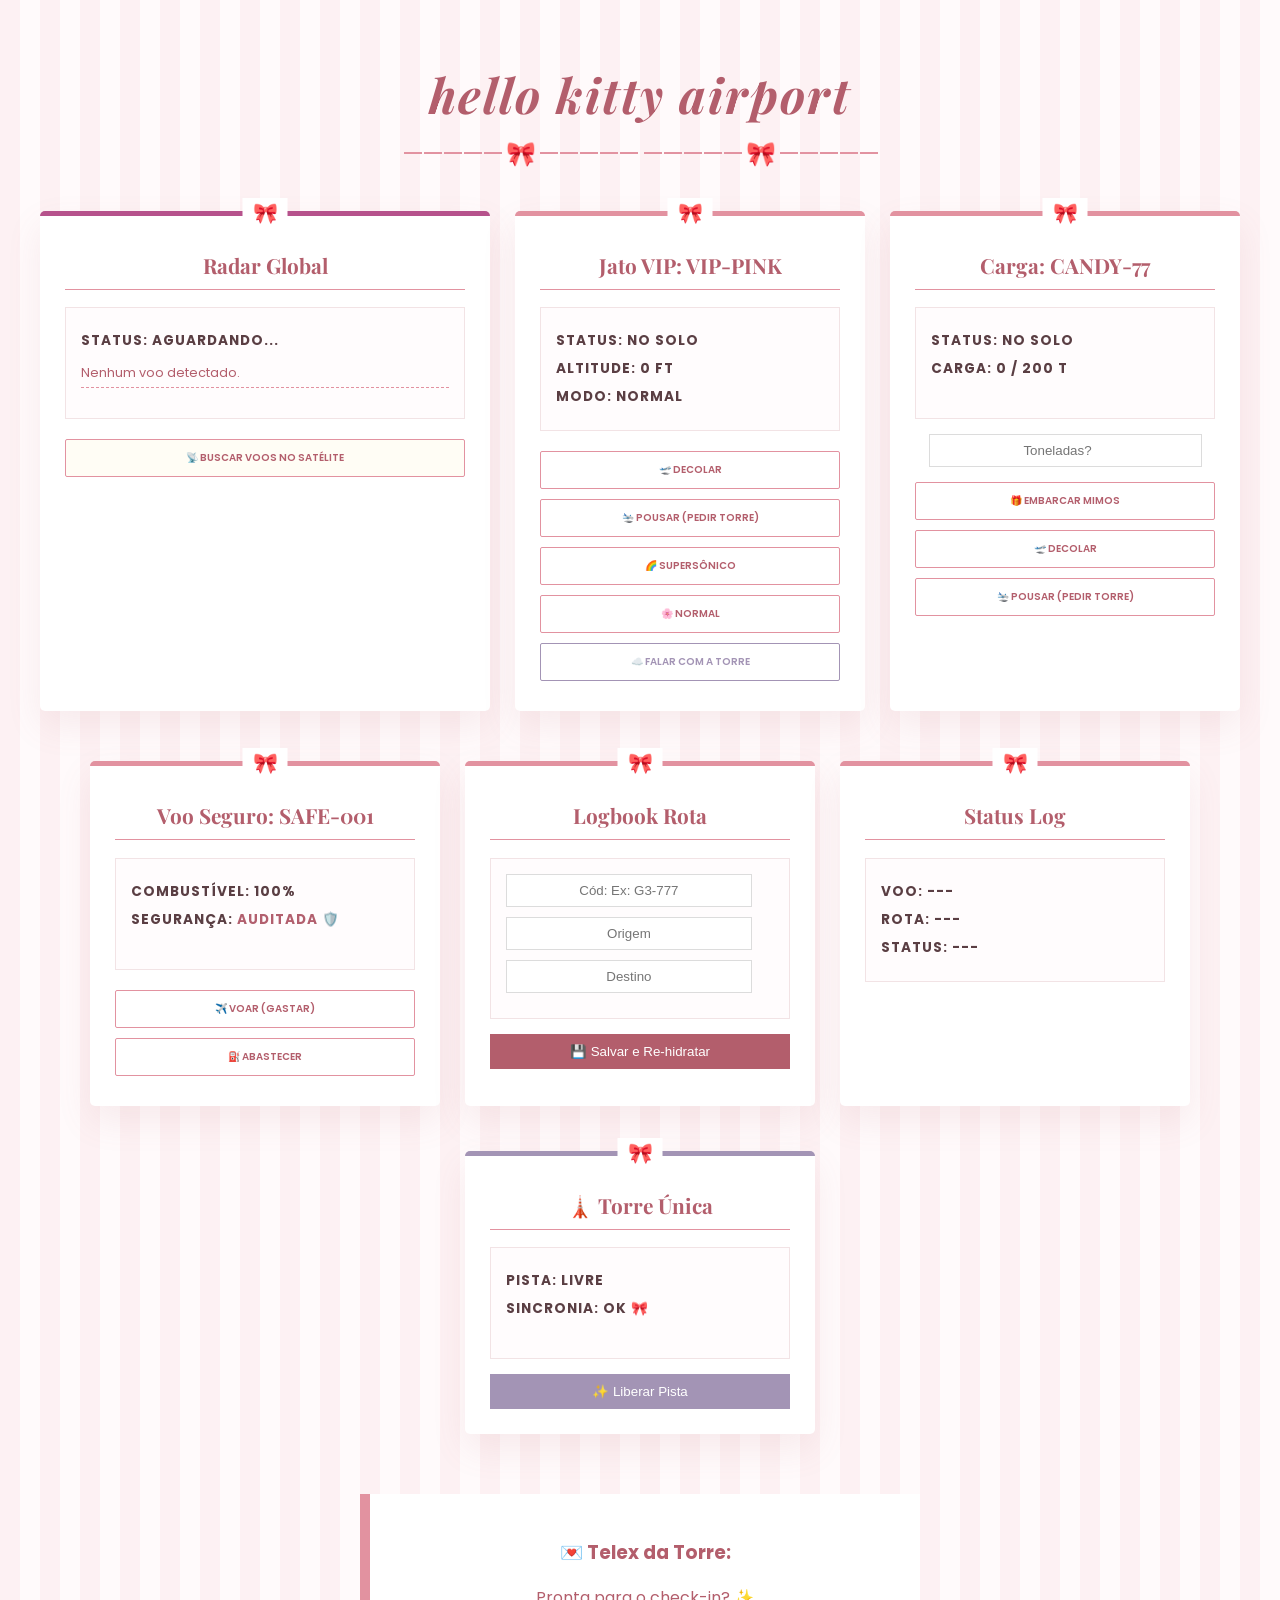
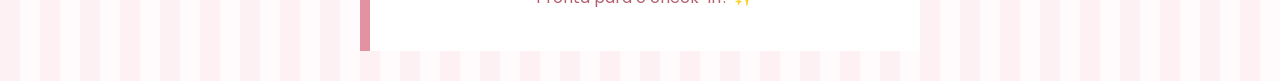
<file: index.html>
<!DOCTYPE html>
<html lang="pt-br">
<head>
    <meta charset="UTF-8">
    <title>🎀 Hello Kitty International Airport - Radar Global 🎀</title>
    <link href="https://fonts.googleapis.com/css2?family=Playfair+Display:ital,wght@0,400;0,700;1,400&family=Poppins:wght@300;400;600&display=swap" rel="stylesheet">
    <style>
        /* DESIGN CLASSY & CHIC (COQUETTE STYLE) */
        :root {
            --rosa-primario: #e292a0; 
            --rosa-escuro: #b35e6c;   
            --rosa-fundo: #fffafb;    
            --texto: #5a3e43;
        }

        body {
            font-family: 'Poppins', sans-serif;
            background-color: var(--rosa-fundo);
            background-image: linear-gradient(90deg, #fdf1f3 50%, transparent 50%);
            background-size: 40px 40px;
            color: var(--texto);
            text-align: center;
            padding: 30px;
            margin: 0;
        }

        h1 {
            font-family: 'Playfair Display', serif;
            color: var(--rosa-escuro);
            font-size: 3em;
            margin-bottom: 10px;
            letter-spacing: 2px;
            font-style: italic;
            text-transform: lowercase;
        }

        .bow-divider {
            font-size: 24px;
            color: var(--rosa-primario);
            margin-bottom: 40px;
        }

        .bow-divider::before, .bow-divider::after {
            content: " ————— 🎀 ————— ";
            letter-spacing: -2px;
        }

        .container {
            display: flex; 
            justify-content: center;
            gap: 25px;
            flex-wrap: wrap;
            max-width: 1300px;
            margin: 0 auto;
        }

        .card {
            background: white;
            border-radius: 5px; 
            padding: 25px;         
            width: 300px;  
            box-shadow: 0 15px 35px rgba(179, 94, 108, 0.1);
            border-top: 5px solid var(--rosa-primario);
            position: relative;
            transition: all 0.4s ease;
            margin-bottom: 20px;
        }

        .card::before {
            content: "🎀";
            position: absolute;
            top: -18px;
            left: 50%;
            transform: translateX(-50%);
            background: white;
            padding: 0 10px;
            font-size: 20px;
        }

        h2 { 
            font-family: 'Playfair Display', serif;
            font-size: 1.3em; 
            color: var(--rosa-escuro); 
            margin-top: 10px;
            border-bottom: 1px double var(--rosa-primario);
            padding-bottom: 10px;
        }

        .info {
            text-align: left;
            background: #fffcfd;
            padding: 15px;
            margin-bottom: 15px;
            border: 1px solid #f2e3e5;
            min-height: 80px;
        }

        .info p { margin: 8px 0; font-size: 0.85em; text-transform: uppercase; letter-spacing: 1px; font-weight: bold;}

        .controles button {
            width: 100%;
            padding: 10px;
            margin: 5px 0;
            cursor: pointer;
            border: 1px solid var(--rosa-primario);
            border-radius: 2px; 
            background: white;
            color: var(--rosa-escuro);
            font-family: 'Poppins', sans-serif;
            font-weight: 600;
            font-size: 10px;
            text-transform: uppercase;
            transition: all 0.3s;
        }

        .controles button:hover { background: var(--rosa-primario); color: white; }

        input {
            width: 85%;
            padding: 8px;
            margin-bottom: 10px;
            border: 1px solid #dcdcdc;
            text-align: center;
            outline: none;
        }

        #log-mensagens {
            margin-top: 40px;
            padding: 25px;
            background: white;
            color: var(--rosa-escuro);
            border-left: 10px solid var(--rosa-primario);
            display: inline-block;
            min-width: 500px;
        }

        /* Estilo para a lista do Radar */
        #lista-radar {
            list-style: none;
            padding: 0;
            margin: 0;
            font-size: 0.8em;
        }
        #lista-radar li {
            padding: 5px 0;
            border-bottom: 1px dashed var(--rosa-primario);
            color: var(--rosa-escuro);
        }
    </style>
</head>
<body>

    <h1>hello kitty airport</h1>
    <div class="bow-divider"></div>

    <div class="container">
        <!-- NOVO: CARD DO RADAR GLOBAL (T2.P1.A7) -->
        <div class="card" style="width: 400px; border-top-color: #b6528c;">
            <h2> Radar Global </h2>
            <div class="info" id="telaPainel">
                <p>Status: <span id="status-conexao">Aguardando...</span></p>
                <ul id="lista-radar">
                    <li>Nenhum voo detectado.</li>
                </ul>
            </div>
            <div class="controles">
                <button onclick="sincronizarRadar()" style="background: #fffdf5;">📡 Buscar Voos no Satélite</button>
            </div>
        </div>

        <!-- CARD DO JATO (COMPLETO) -->
        <div class="card">
            <h2> Jato VIP: <span id="id-jato">---</span></h2>
            <div class="info">
                <p>Status: <span id="status-jato">No Solo</span></p>
                <p>Altitude: <span id="alt-jato">0</span> ft</p>
                <p>Modo: <span id="modo-jato">Normal</span></p>
            </div>
            <div class="controles">
                <button onclick="controlarJato('decolar')">🛫 Decolar</button>
                <button onclick="controlarJato('pousar')">🛬 Pousar (Pedir Torre)</button>
                <button onclick="controlarJato('ativar')">🌈 Supersônico</button>
                <button onclick="controlarJato('desativar')">🌸 Normal</button>
                <button onclick="controlarJato('torre')" style="border-color:#a394b5; color:#a394b5;">☁️ Falar com a Torre</button>
            </div>
        </div>

        <!-- CARD DO CARGA (COMPLETO) -->
        <div class="card">
            <h2>Carga: <span id="id-carga">---</span></h2>
            <div class="info">
                <p>Status: <span id="status-carga">No Solo</span></p>
                <p>Carga: <span id="carga-info">0</span> / 200 T</p>
            </div>
            <div class="controles">
                <input type="number" id="input-peso" placeholder="Toneladas?">
                <button onclick="controlarCarga('embarcar')">🎁 Embarcar Mimos</button>
                <button onclick="controlarCarga('decolar')">🛫 Decolar</button>
                <button onclick="controlarCarga('pousar')">🛬 Pousar (Pedir Torre)</button>
            </div>
        </div>
    </div>

    <div class="container" style="margin-top: 30px;">
        <!-- VOO SEGURO -->
        <div class="card">
            <h2>Voo Seguro: <span id="id-seguro">---</span></h2>
            <div class="info">
                <p id="painelCombustivel">Combustível: 100%</p>
                <p>Segurança: <span style="color: lch(50.7% 36.64 11.29);">Auditada 🛡️</span></p>
            </div>
            <div class="controles">
                <button onclick="controlarSeguro('gastar')">✈️ Voar (Gastar)</button>
                <button onclick="controlarSeguro('abastecer')">⛽ Abastecer</button>
            </div>
        </div>

        <!-- LOGBOOK ROTA -->
        <div class="card">
            <h2>Logbook Rota</h2>
            <div class="info">
                <input type="text" id="novo-codigo" placeholder="Cód: Ex: G3-777">
                <input type="text" id="nova-origem" placeholder="Origem">
                <input type="text" id="novo-destino" placeholder="Destino">
            </div>
            <button onclick="executarLogbook()" style="width:100%; padding:10px; background:var(--rosa-escuro); color:white; border:none; cursor:pointer;">💾 Salvar e Re-hidratar</button>
        </div>

        <!-- STATUS LOGBOOK -->
        <div class="card">
            <h2> Status Log</h2>
            <div class="info">
                <p>Voo: <span id="res-codigo">---</span></p>
                <p>Rota: <span id="res-rota">---</span></p>
                <p>Status: <span id="res-status">---</span></p>
            </div>
        </div>

        <!-- CARD AUDITORIA SINGLETON -->
        <div class="card" style="border-top-color: #a394b5;">
            <h2>🗼 Torre Única</h2>
            <div class="info">
                <p>Pista: <span id="pista-status">Livre</span></p>
                <p>Sincronia: <span id="sync-check">OK 🎀</span></p>
            </div>
            <button onclick="liberarPistaTorre()" style="width:100%; padding:10px; background:#a394b5; color:white; border:none; cursor:pointer;">✨ Liberar Pista</button>
        </div>
    </div>

    <div id="log-mensagens">
        <h3>💌 Telex da Torre:</h3>
        <p id="mensagem-texto">Pronta para o check-in? ✨</p>
    </div>

    <script>
        /* 
        =========================================================
        RELATÓRIO DE CONECTIVIDADE (T2.P1.A7 - Async/Await & UX)
        Auditores: [Seu Nome]

        1. Por que lidar com assincronismo?
        R: Porque a internet tem latência. O 'await' pausa a execução da função 
           até que a Promise seja resolvida, garantindo que os dados existam antes de usá-los.

        2. Impacto de não ter "Loading"?
        R: O usuário fica confuso e acha que o sistema travou, pois não há feedback 
           visual de que um processo está ocorrendo em segundo plano.

        3. Para que serve o 'finally'?
        R: Serve para executar um código que deve rodar obrigatoriamente, 
           independente se a requisição deu certo (try) ou errado (catch). 
           Ideal para esconder animações de carregamento.
        =========================================================
        */

        // --- CLASSE SINGLETON: TORRE DE CONTROLE ---
        class TorreDeControle {
            static instancia; 
            constructor() {
                if (TorreDeControle.instancia) return TorreDeControle.instancia;
                this.pistaOcupada = false;
                this.nomeDaTorre = "Royal Tower 🎀";
                TorreDeControle.instancia = this;
            }
            autorizarPouso(voo) {
                if (this.pistaOcupada) return `❌ [NEGADO] Voo ${voo}: Pista Ocupada!`;
                this.pistaOcupada = true;
                this.atualizarUI();
                return `✅ [AUTORIZADO] Voo ${voo} pousando na ${this.nomeDaTorre}.`;
            }
            liberarPista() {
                this.pistaOcupada = false;
                this.atualizarUI();
                return "✨ Pista Liberada!";
            }
            atualizarUI() { document.getElementById('pista-status').innerText = this.pistaOcupada ? "OCUPADA" : "Livre"; }
        }

        // --- ATIVIDADE T2.P1.A7: RADAR SERVICE (ASYNC/AWAIT) ---
        class RadarService {
            async buscarVoosGlobais() {
                // Usando uma API real de teste (JSONPlaceholder) para simular o radar
                // Para testar o erro, basta mudar a URL para algo que não existe!
                const url = "https://jsonplaceholder.typicode.com/todos?_limit=5";
                
                let resposta = await fetch(url);
                if (!resposta.ok) throw new Error("Erro de conexão com o satélite.");
                
                let dadosJson = await resposta.json();
                
                // Mapeando dados da internet para nossos objetos de Voo
                return dadosJson.map(item => ({
                    codigo: "G3-" + item.id + "00",
                    destino: "Cidade " + item.id
                }));
            }
        }

        async function sincronizarRadar() {
            const radar = new RadarService();
            const statusLabel = document.getElementById("status-conexao");
            const listaUI = document.getElementById("lista-radar");

            // UX: Início (Loading)
            statusLabel.innerText = "Sincronizando... 📡";
            listaUI.innerHTML = "<li>✨ Buscando dados no satélite...</li>";
            exibir("📡 Radar: Iniciando conexão assíncrona...");

            try {
                // AWAIT: Espera a internet responder
                const voos = await radar.buscarVoosGlobais();
                
                // UX: Sucesso
                statusLabel.innerText = "Conectado ✅";
                listaUI.innerHTML = ""; // Limpa o loading
                voos.forEach(v => {
                    let li = document.createElement("li");
                    li.innerText = `✈️ Voo ${v.codigo} -> Destino: ${v.destino}`;
                    listaUI.appendChild(li);
                });
                exibir("✅ Radar: Voos captados com sucesso!");

            } catch (erro) {
                // UX: Erro
                statusLabel.innerText = "Offline ❌";
                listaUI.innerHTML = "<li style='color:red'>Falha na conexão com o satélite!</li>";
                exibir("🚨 Radar: Falha crítica de conexão!");
            } finally {
                // UX: Finalização (Opcional: parar spinners)
                console.log("Protocolo de radar finalizado.");
            }
        }

        // --- CLASSES ORIGINAIS ---
        class Voo {
            constructor(codigo, origem, destino) {
                this.codigo = codigo; this.origem = origem; this.destino = destino || "Destino Final";
                this.altitude = 0; this.status = "No Solo";
            }
            decolar() { this.status = "Em Voo"; this.altitude = 10000; return `🛫 Voo ${this.codigo} decolou!`; }
            pousar() { this.status = "No Solo"; this.altitude = 0; return `🛬 Voo ${this.codigo} pousou em ${this.destino}.`; }
            comunicarTorre() { return `☁️ Torre, aqui é o voo ${this.codigo}!`; }
        }

        class JatoExecutivo extends Voo {
            constructor(codigo, origem, destino) { super(codigo, origem, destino); this.modoSupersonico = false; }
            ativarSupersonico() { this.modoSupersonico = true; this.altitude = 55000; return "🌈 MODO SUPERSÔNICO!"; }
            desativarSupersonico() { this.modoSupersonico = false; this.altitude = 10000; return "Modo Normal."; }
        }

        class VooCarga extends Voo {
            constructor(codigo, origem, destino, capacidade) { super(codigo, origem, destino); this.capacidadeMaxima = capacidade; this.cargaAtual = 0; }
            embarcarCarga(ton) {
                if (this.cargaAtual + ton <= this.capacidadeMaxima) { this.cargaAtual += ton; return `✅ ${ton}t embarcadas!`; }
                return "❌ Excesso!";
            }
        }

        class VooSeguro {
            #codigo; #combustivel;
            constructor(c) { this.#codigo = c; this.#combustivel = 100; }
            get lerCombustivel() { return `Combustível: ${this.#combustivel}%`; }
            get apenasCodigo() { return this.#codigo; }
            set abastecer(q) { this.#combustivel = Math.min(100, this.#combustivel + q); }
            set gastar(q) { this.#combustivel = Math.max(0, this.#combustivel - q); }
        }

        // INSTÂNCIAS (Corrigidas para ter o código do voo)
        const meuJato = new JatoExecutivo("VIP-PINK", "Paris", "Tóquio");
        const meuCargueiro = new VooCarga("CANDY-77", "Londres", "Disney", 200);
        const meuVooSeguro = new VooSeguro("SAFE-001");

        function exibir(msg) { document.getElementById('mensagem-texto').innerText = msg; }

        // CONTROLES
        function controlarJato(acao) {
            const torre = new TorreDeControle();
            if (acao === 'decolar') exibir(meuJato.decolar());
            if (acao === 'pousar') {
                const res = torre.autorizarPouso(meuJato.codigo);
                if (res.includes("✅")) exibir(meuJato.pousar() + " | " + res);
                else exibir(res);
            }
            if (acao === 'ativar') exibir(meuJato.ativarSupersonico());
            if (acao === 'desativar') exibir(meuJato.desativarSupersonico());
            if (acao === 'torre') exibir(meuJato.comunicarTorre());

            document.getElementById('status-jato').innerText = meuJato.status;
            document.getElementById('alt-jato').innerText = meuJato.altitude;
            document.getElementById('modo-jato').innerText = meuJato.modoSupersonico ? "SUPERSÔNICO" : "Normal";
        }

        function controlarCarga(acao) {
            const torre = new TorreDeControle();
            if (acao === 'embarcar') {
                const p = parseFloat(document.getElementById('input-peso').value) || 0;
                exibir(meuCargueiro.embarcarCarga(p));
                document.getElementById('carga-info').innerText = meuCargueiro.cargaAtual;
            }
            if (acao === 'decolar') exibir(meuCargueiro.decolar());
            if (acao === 'pousar') {
                const res = torre.autorizarPouso(meuCargueiro.codigo);
                if (res.includes("✅")) exibir(meuCargueiro.pousar() + " | " + res);
                else exibir(res);
            }
            document.getElementById('status-carga').innerText = meuCargueiro.status;
        }

        function controlarSeguro(acao) {
            if (acao === 'abastecer') meuVooSeguro.abastecer = 10;
            if (acao === 'gastar') meuVooSeguro.gastar = 15;
            document.getElementById('painelCombustivel').innerText = meuVooSeguro.lerCombustivel;
        }

        function liberarPistaTorre() { exibir(new TorreDeControle().liberarPista()); }

        function executarLogbook() {
            const cod = document.getElementById('novo-codigo').value;
            const ori = document.getElementById('nova-origem').value;
            const des = document.getElementById('novo-destino').value;
            if (!cod || !ori) return;
            const vooOriginal = new Voo(cod, ori, des);
            localStorage.setItem("meuLogbook", JSON.stringify(vooOriginal));
            const dadosCrus = JSON.parse(localStorage.getItem("meuLogbook"));
            const vooHidratado = new Voo(dadosCrus.codigo, dadosCrus.origem, dadosCrus.destino);
            exibir("Logbook: " + vooHidratado.decolar());
            document.getElementById('res-codigo').innerText = vooHidratado.codigo;
            document.getElementById('res-rota').innerText = `${vooHidratado.origem} -> ${vooHidratado.destino}`;
            document.getElementById('res-status').innerText = vooHidratado.status;
        }

        window.onload = () => {
            document.getElementById('id-jato').innerText = meuJato.codigo;
            document.getElementById('id-carga').innerText = meuCargueiro.codigo;
            document.getElementById('id-seguro').innerText = meuVooSeguro.apenasCodigo;
            document.getElementById('painelCombustivel').innerText = meuVooSeguro.lerCombustivel;
        };
    </script>
</body>
</html>
</file>
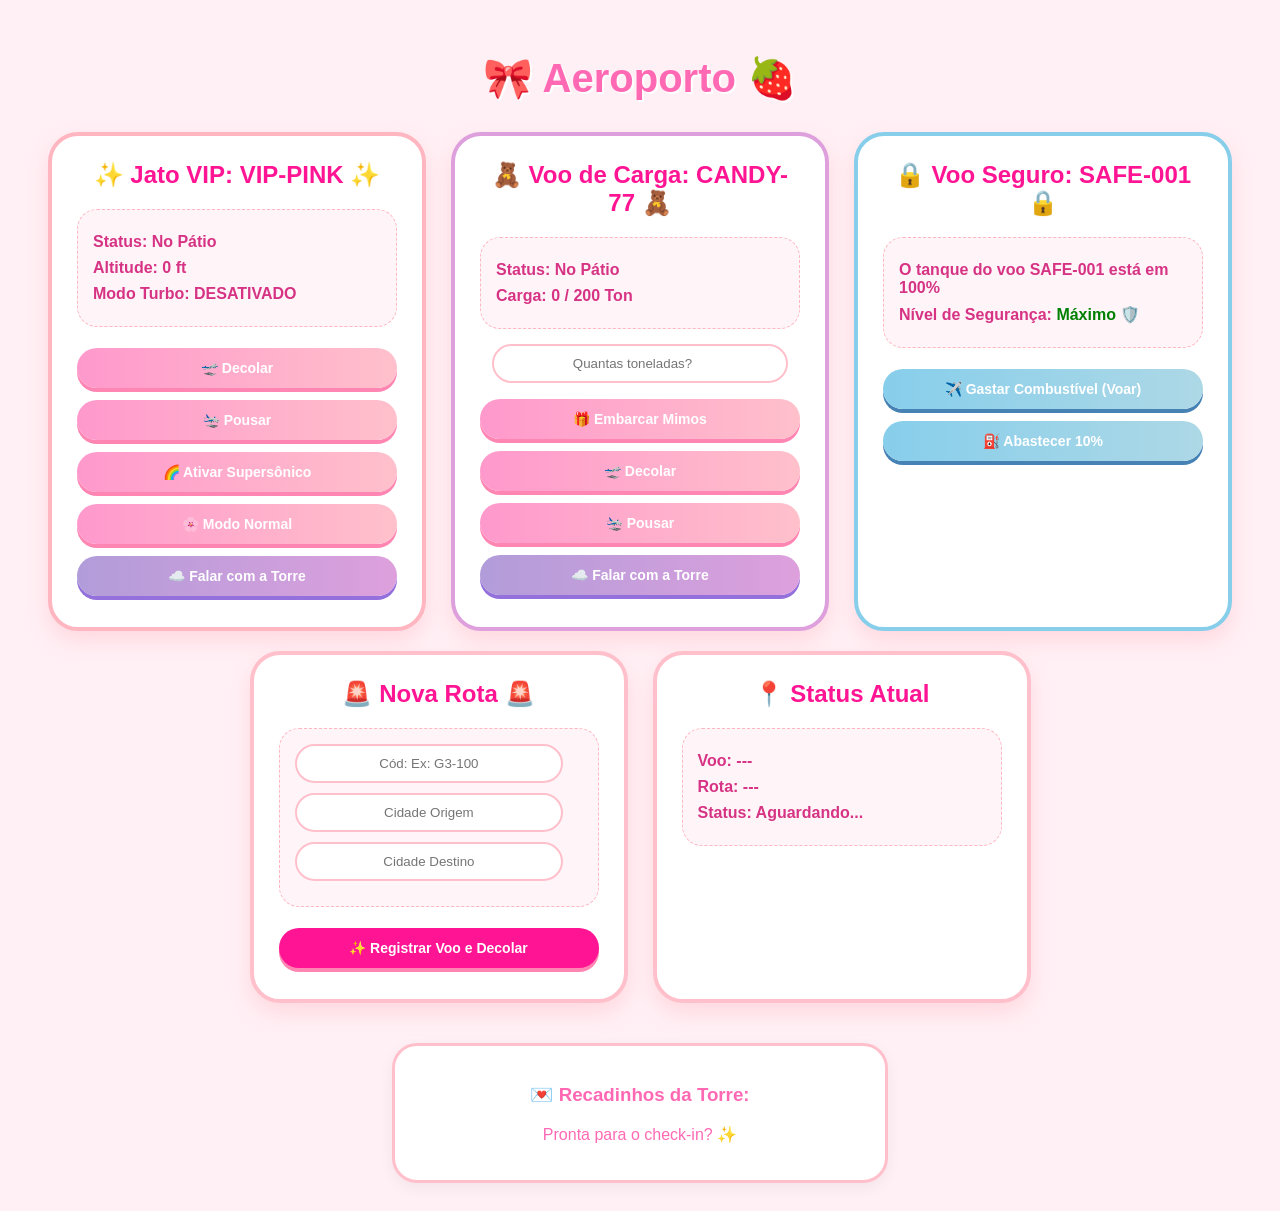
<file: nicolemota/index.html>
<!DOCTYPE html>
<html lang="pt-br">
<head>
    <meta charset="UTF-8">
    <title>✨ Aeroporto Inteligente - Segurança ✨</title>
    <style>
        /* CSS MANTIDO E ATUALIZADO */

        
        body {
            font-family: 'Segoe UI', Tahoma, Geneva, Verdana, sans-serif;
            background-color: #fff0f5; 
            background-image: radial-gradient(#ffc0cb 0.5px, transparent 0.5px);
            background-size: 20px 20px; 
            color: #d63384;       
            text-align: center;
            padding: 20px;
        }

        h1 {
            color: #ff69b4;
            text-shadow: 2px 2px #ffffff;
            font-size: 2.5em;
            margin-bottom: 30px;
        }  

        .container {
            display: flex; 
            justify-content: center;
            gap: 25px;
            flex-wrap: wrap;
            margin-top: 20px;
        }

        .card {
            background: white;
            border-radius: 30px; 
            padding: 25px;         
            width: 320px;  
            box-shadow: 0 10px 20px rgba(255, 182, 193, 0.4);
            border: 4px solid #ffc0cb;
            transition: transform 0.3s ease;
        }
 
        .card:hover {
            transform: translateY(-10px);
        }

        .jato { border-color: #ffb6c1; } 
        .carga { border-color: #dda0dd; } 
        .seguro { border-color: #87ceeb; } /* Azul para o Voo Seguro */

        h2 {
            font-size: 1.5em;
            color: #ff1493;
            margin-top: 0;
        }

        .info {
            text-align: left;
            background: #fff5f8;
            padding: 15px;
            border-radius: 20px;
            margin-bottom: 15px;
            border: 1px dashed #ffb6c1;
        }

        .info p {
            margin: 8px 0;
            font-weight: bold;
        }

        .controles button {
            width: 100%;
            padding: 12px;
            margin: 6px 0;
            cursor: pointer;
            border: none;
            border-radius: 50px; 
            background: linear-gradient(to right, #ff99cc, #ffc0cb);
            color: white;
            font-weight: bold;
            font-size: 14px;
            box-shadow: 0 4px #ff85b2;
            transition: all 0.2s;
        }

        .controles button:active {
            box-shadow: 0 0px #ff85b2;
            transform: translateY(4px);
        }

        .btn-torre {
            background: linear-gradient(to right, #b19cd9, #dda0dd) !important;
            box-shadow: 0 4px #9370db !important;
        }

        .btn-seguro {
            background: linear-gradient(to right, #87ceeb, #add8e6) !important;
            box-shadow: 0 4px #4682b4 !important;
        }

        input {
            width: 85%;
            padding: 10px;
            margin-bottom: 10px;
            border: 2px solid #ffc0cb;
            border-radius: 50px;
            outline: none;
            text-align: center;
            color: #d63384;
        }

        #log-mensagens {
            margin-top: 40px;
            padding: 20px;
            background: white;
            color: #ff69b4;
            border: 3px solid #ffc0cb;
            border-radius: 25px;
            display: inline-block;
            min-width: 450px;
            box-shadow: 0 5px 15px rgba(0,0,0,0.05);
        }
    </style>
</head>
<body>

    <h1>🎀 Aeroporto 🍓</h1>

    <div class="container">
        <!-- CARD DO JATO -->
        <div class="card jato">
            <h2>✨ Jato VIP: <span id="id-jato">---</span> ✨</h2>
            <div class="info">
                <p>Status: <span id="status-jato">No Pátio</span></p>
                <p>Altitude: <span id="alt-jato">0</span> ft</p>
                <p>Modo Turbo: <span id="modo-jato">DESATIVADO</span></p>
            </div>
            <div class="controles">
                <button onclick="controlarJato('decolar')">🛫 Decolar</button>
                <button onclick="controlarJato('pousar')">🛬 Pousar</button>
                <button onclick="controlarJato('ativar')">🌈 Ativar Supersônico</button>
                <button onclick="controlarJato('desativar')">🌸 Modo Normal</button>
                <button class="btn-torre" onclick="controlarJato('torre')">☁️ Falar com a Torre</button>
            </div>
        </div>

        <!-- CARD DO CARGA -->
        <div class="card carga">
            <h2>🧸 Voo de Carga: <span id="id-carga">---</span> 🧸</h2>
            <div class="info">
                <p>Status: <span id="status-carga">No Pátio</span></p>
                <p>Carga: <span id="carga-info">0</span> / <span id="cap-max">0</span> Ton</p>
            </div>
            <div class="controles">
                <input type="number" id="input-peso" placeholder="Quantas toneladas?">
                <button onclick="controlarCarga('embarcar')">🎁 Embarcar Mimos</button>
                <button onclick="controlarCarga('decolar')">🛫 Decolar</button>
                <button onclick="controlarCarga('pousar')">🛬 Pousar</button>
                <button class="btn-torre" onclick="controlarCarga('torre')">☁️ Falar com a Torre</button>
            </div>
        </div>

        <!-- NOVO CARD: VOO SEGURO (CAIXA-PRETA) -->
        <div class="card seguro">
            <h2>🔒 Voo Seguro: <span id="id-seguro">---</span> 🔒</h2>
            <div class="info">
                <p id="painelCombustivel">Combustível: 100%</p>
                <p>Nível de Segurança: <span style="color: green;">Máximo 🛡️</span></p>
            </div>
            <div class="controles">
                <button class="btn-seguro" onclick="controlarSeguro('gastar')">✈️ Gastar Combustível (Voar)</button>
                <button class="btn-seguro" onclick="controlarSeguro('abastecer')">⛽ Abastecer 10%</button>
            </div>
        </div>
    </div>

     <div class="container">
        <!-- MISSÃO PRÁTICA: REGISTRAR NOVO VOO -->
        <div class="card missao">
            <h2>🚨 Nova Rota 🚨</h2>
            <div class="info">
                <input type="text" id="novo-codigo" placeholder="Cód: Ex: G3-100">
                <input type="text" id="nova-origem" placeholder="Cidade Origem">
                <input type="text" id="novo-destino" placeholder="Cidade Destino">
            </div>
            <div class="controles">
                <button id="btn-registrar" style="background: #ff1493;">✨ Registrar Voo e Decolar</button>
            </div>
        </div>

        <!-- CARD DO STATUS DO VOO CRIADO -->
        <div class="card">
            <h2>📍 Status Atual</h2>
            <div class="info">
                <p>Voo: <span id="res-codigo">---</span></p>
                <p>Rota: <span id="res-rota">---</span></p>
                <p>Status: <span id="res-status">Aguardando...</span></p>
            </div>
        </div>
    </div>


    <div id="log-mensagens">
        <h3>💌 Recadinhos da Torre:</h3>
        <p id="mensagem-texto">Pronta para o check-in? ✨</p>
    </div>








    
    <script>
    
        // --- CLASSES ANTERIORES ---
        class Voo {
            constructor(codigo, origem, destino) {
                this.codigo = codigo;
                this.origem = origem;
                this.destino = destino;
                this.altitude = 0;
                this.status = "No Pátio";
            }
            decolar() { 
                this.status = "Nas Nuvens ☁️"; 
                this.altitude = 10000; 
                return `O voo ${this.codigo} saiu de ${this.origem} e está brilhando no céu!`; 
            }
            pousar() { 
                this.status = "Descansando"; 
                this.altitude = 0; 
                return `O voo ${this.codigo} chegou em ${this.destino} com segurança! 💖`; 
            }
            comunicarTorre() { 
                return `Oi Torre! Aqui é o voo ${this.codigo} pedindo licença! ✨`; 
            }
        }

        class JatoExecutivo extends Voo {
            constructor(codigo, origem, destino) {
                super(codigo, origem, destino);
                this.modoSupersonico = false;
            }
            ativarSupersonico() { 
                this.modoSupersonico = true; 
                this.altitude = 55000; 
                return "🌈 UAU! Estamos quebrando a barreira do som com muito brilho!"; 
            }
            desativarSupersonico() { 
                this.modoSupersonico = false; 
                this.altitude = 10000; 
                return "Voltando para a velocidade fofinha."; 
            }
            comunicarTorre() { 
                return `Torre, o jato VIP ${this.codigo} quer pousar primeiro, tá bom? ✨`; 
            }
        }

        class VooCarga extends Voo {
            constructor(codigo, origem, destino, capacidadeMaxima) {
                super(codigo, origem, destino);
                this.capacidadeMaxima = capacidadeMaxima;
                this.cargaAtual = 0;
            }
            embarcarCarga(toneladas) {
                if (this.cargaAtual + toneladas <= this.capacidadeMaxima) {
                    this.cargaAtual += toneladas;
                    return `✅ Oba! ${toneladas}t de mimos embarcados com sucesso!`;
                } else {
                    return `❌ Poxa, ficou muito pesado! O limite é ${this.capacidadeMaxima}t.`;
                }
            }
            comunicarTorre() { 
                return `Torre, o cargueiro fofinho ${this.codigo} está chegando com encomendas! 📦`; 
            }
        }

        // --- NOVA CLASSE: VOO SEGURO (FASE 2) ---
        class VooSeguro {
            #codigo;
            #combustivel;

            constructor(codigoPassado) {
                this.#codigo = codigoPassado;
                this.#combustivel = 100;
            }

            get lerCombustivel() {
                return `O tanque do voo ${this.#codigo} está em ${this.#combustivel}%`;
            }

            get apenasCodigo() {
                return this.#codigo;
            }

            set abastecer(quantidade) {
                if (quantidade < 0) {
                    exibir("⚠️ Erro: Não é possível tirar combustível!");
                } else if (this.#combustivel + quantidade > 100) {
                    this.#combustivel = 100;
                    exibir("⛽ Tanque lotado! Limite de 100% atingido.");
                } else {
                    this.#combustivel += quantidade;
                    exibir(`⛽ Abastecido! Novo nível: ${this.#combustivel}%`);
                }
            }

            set gastar(quantidade) {
                if (this.#combustivel - quantidade < 0) {
                    this.#combustivel = 0;
                    exibir("⚠️ Atenção: Combustível esgotado! Pouse imediatamente!");
                } else {
                    this.#combustivel -= quantidade;
                    exibir(`✈️ Voando... Nível de combustível: ${this.#combustivel}%`);
                }
            }
        }

        // --- INSTÂNCIAS ---
        const meuJato = new JatoExecutivo("VIP-PINK", "Paris", "Tóquio");
        const meuCargueiro = new VooCarga("CANDY-77", "Brasil", "Disney", 200);
        const meuVooSeguro = new VooSeguro("SAFE-001");

        // --- INICIALIZAÇÃO ---
        window.onload = function() {
            document.getElementById('id-jato').innerText = meuJato.codigo;
            document.getElementById('id-carga').innerText = meuCargueiro.codigo;
            document.getElementById('cap-max').innerText = meuCargueiro.capacidadeMaxima;
            document.getElementById('id-seguro').innerText = meuVooSeguro.apenasCodigo;
            document.getElementById('painelCombustivel').innerText = meuVooSeguro.lerCombustivel;
        };

        function exibir(msg) { document.getElementById('mensagem-texto').innerText = msg; }

        // --- FUNÇÕES DE CONTROLE ---
        function controlarJato(acao) {
            if (acao === 'decolar') exibir(meuJato.decolar());
            if (acao === 'pousar') { meuJato.modoSupersonico = false; exibir(meuJato.pousar()); }
            if (acao === 'ativar') exibir(meuJato.ativarSupersonico());
            if (acao === 'desativar') exibir(meuJato.desativarSupersonico());
            if (acao === 'torre') exibir(meuJato.comunicarTorre());

            document.getElementById('status-jato').innerText = meuJato.status;
            document.getElementById('alt-jato').innerText = meuJato.altitude;
            document.getElementById('modo-jato').innerText = meuJato.modoSupersonico ? "ATIVADO 🌈" : "DESATIVADO";
        }

        function controlarCarga(acao) {
            if (acao === 'embarcar') {
                const peso = parseFloat(document.getElementById('input-peso').value);
                if (!peso) {
                    exibir("Digite um peso para embarcar! 🧸");
                } else {
                    exibir(meuCargueiro.embarcarCarga(peso));
                    document.getElementById('carga-info').innerText = meuCargueiro.cargaAtual;
                }
            }
            if (acao === 'decolar') exibir(meuCargueiro.decolar());
            if (acao === 'pousar') exibir(meuCargueiro.pousar());
            if (acao === 'torre') exibir(meuCargueiro.comunicarTorre());

            document.getElementById('status-carga').innerText = meuCargueiro.status;
        }

        // --- CONTROLE DO VOO SEGURO (FASE 3) ---
        function controlarSeguro(acao) {
            if (acao === 'abastecer') {
                meuVooSeguro.abastecer = 10;
            }
            if (acao === 'gastar') {
                meuVooSeguro.gastar = 15;
            }
            // Atualiza o painel usando o GETTER
            document.getElementById('painelCombustivel').innerText = meuVooSeguro.lerCombustivel;
        }
    </script>



</body>
</html>
</file>
